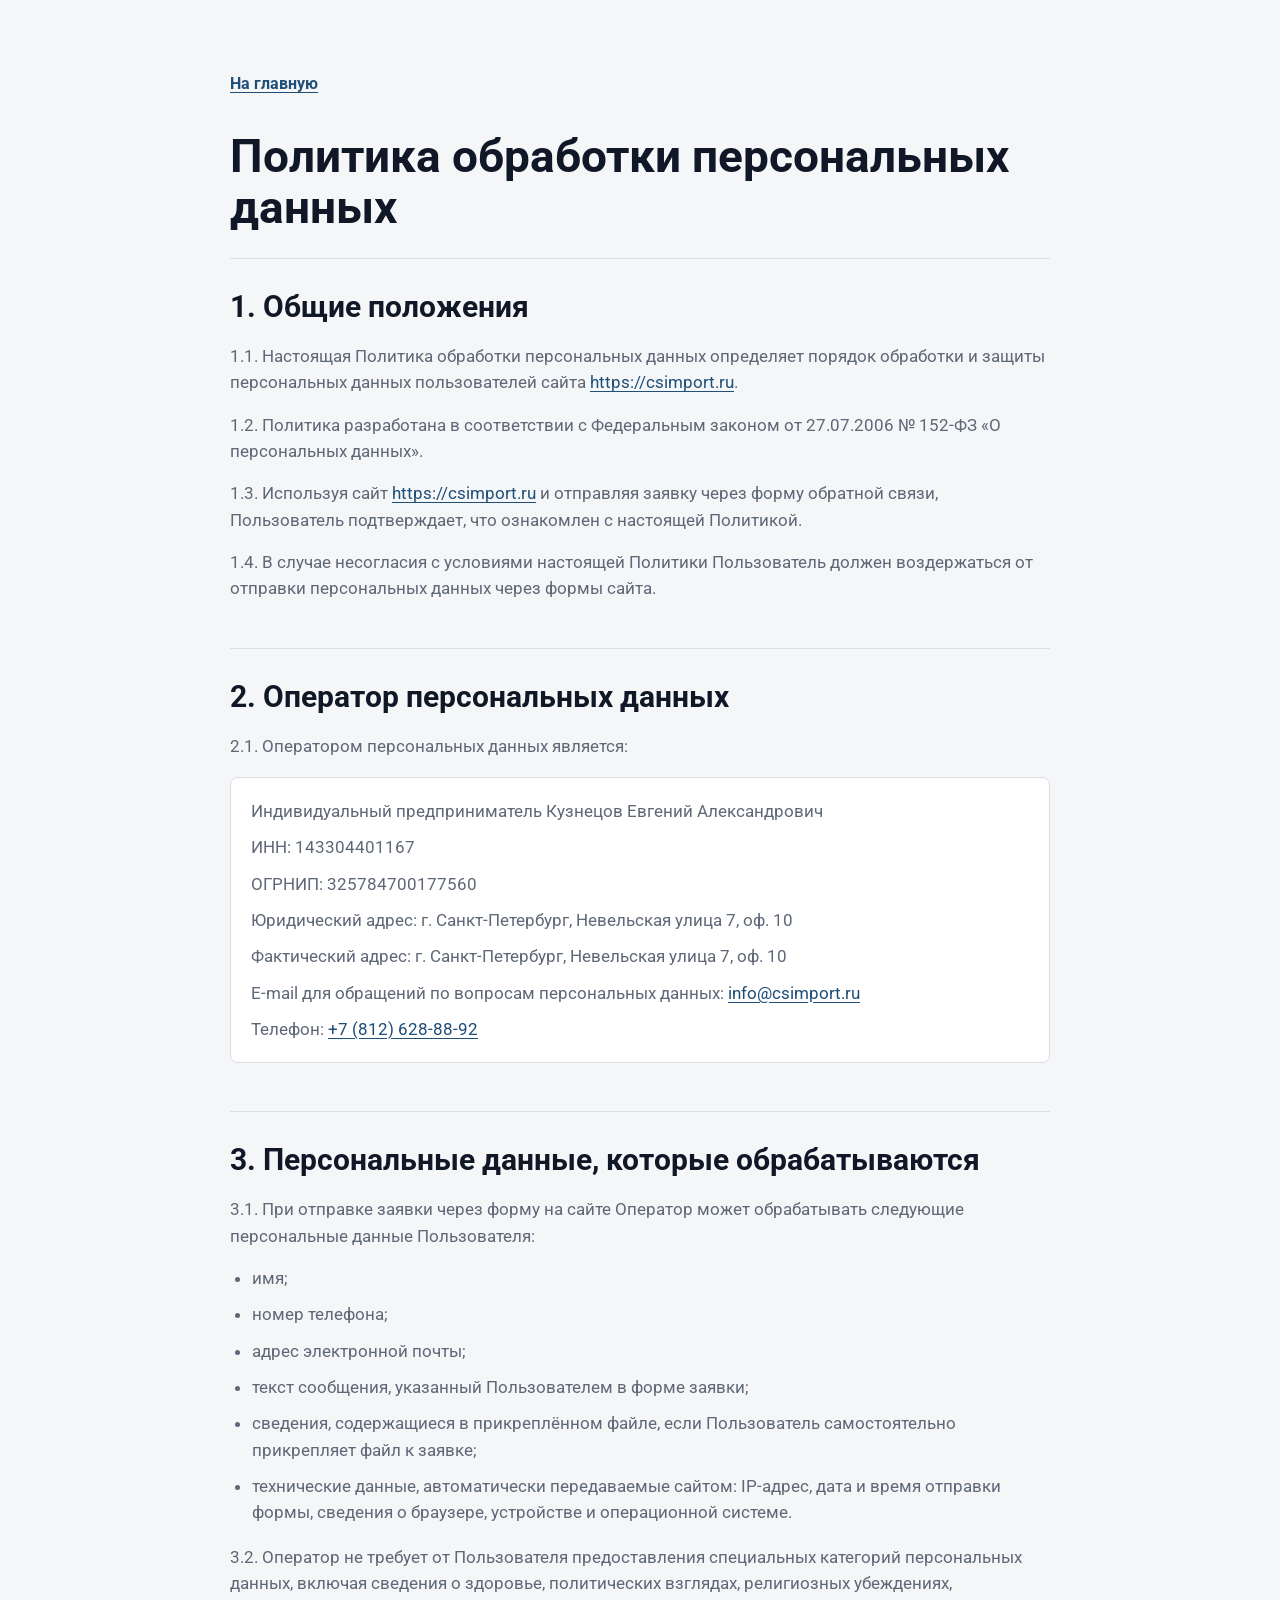
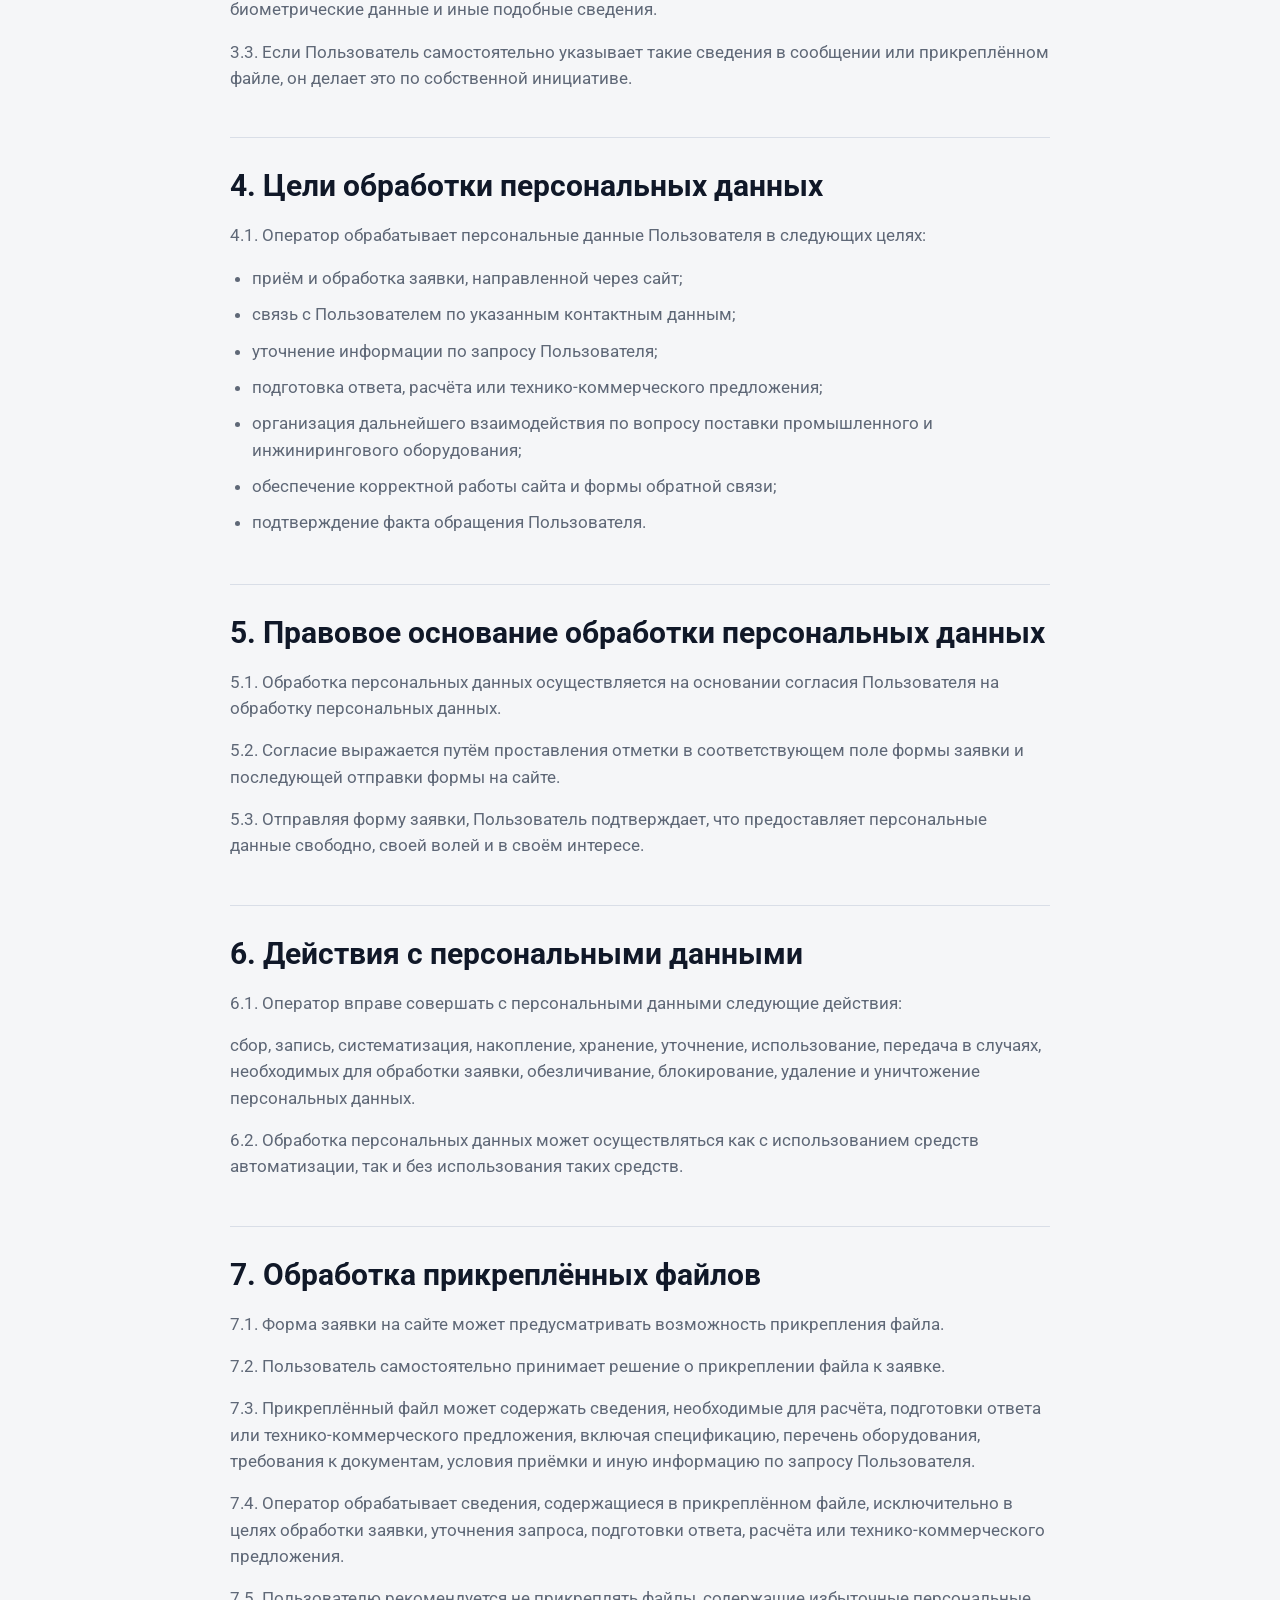
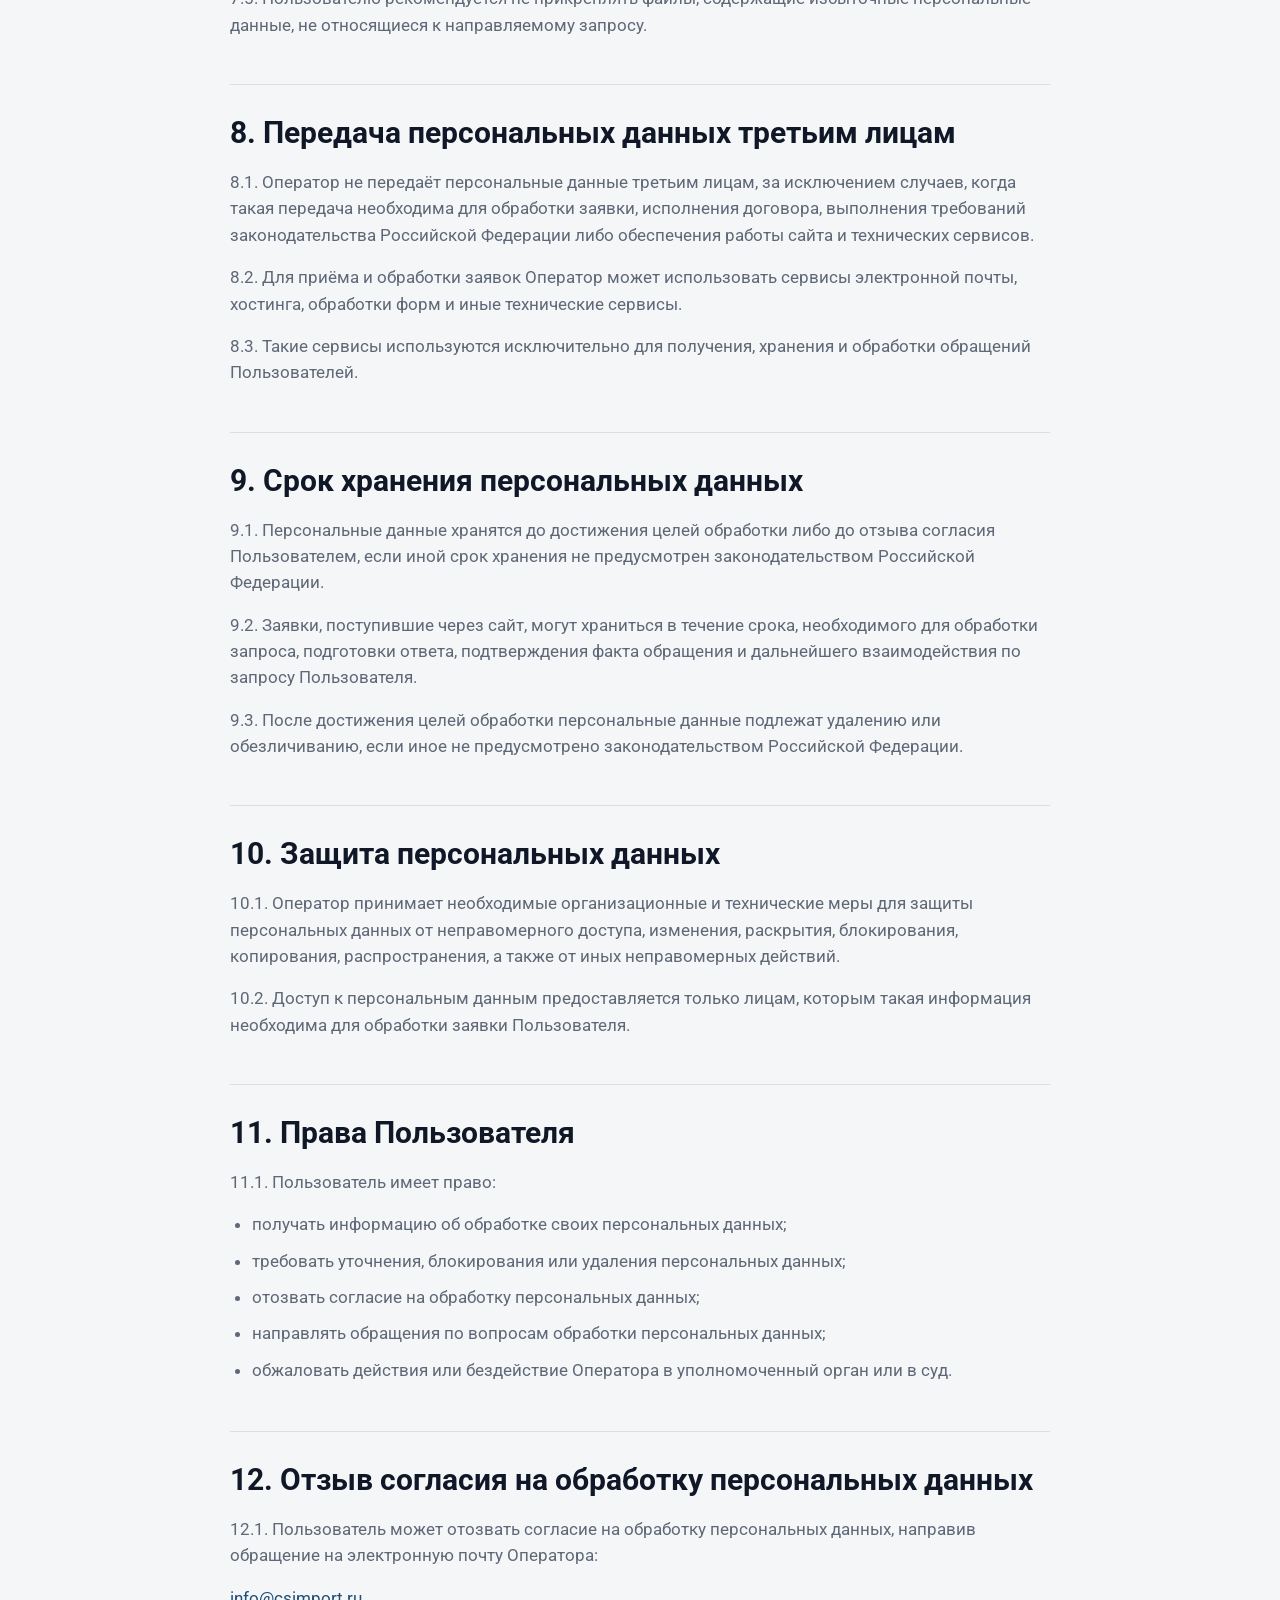
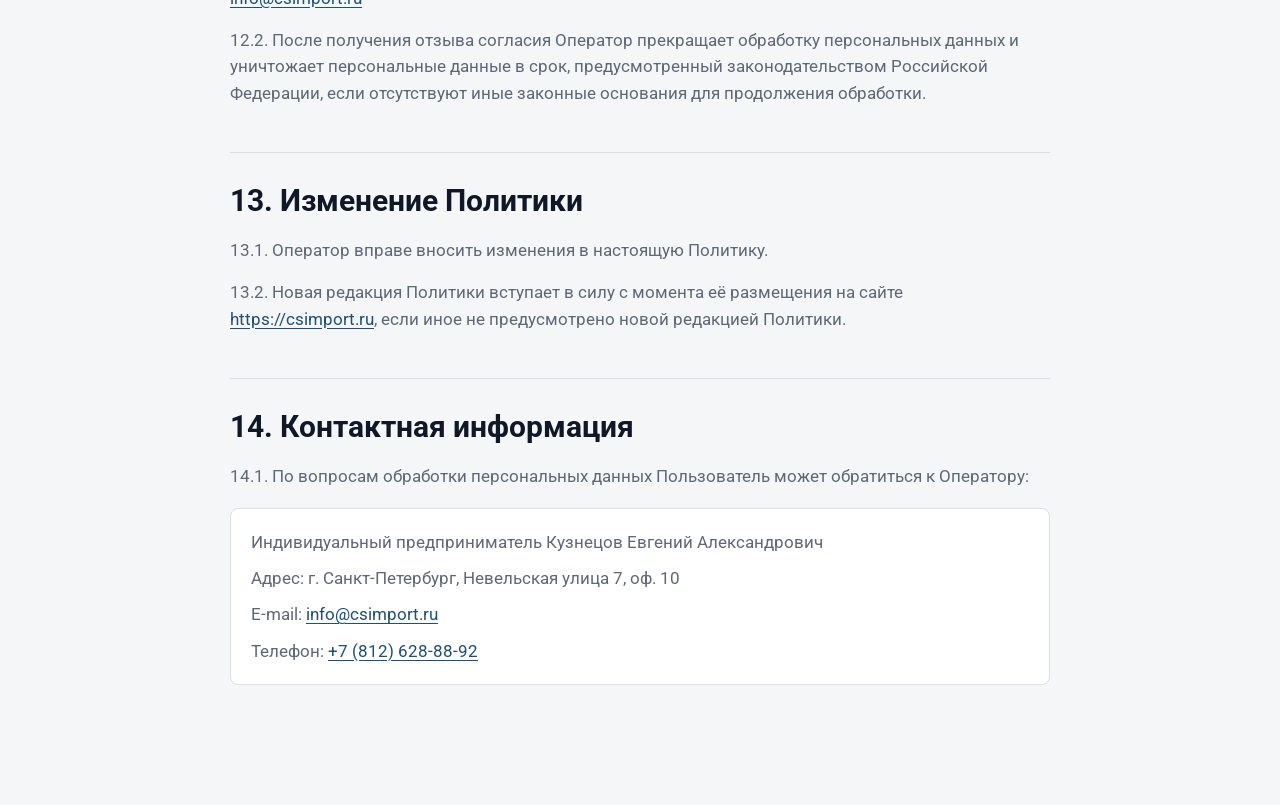
<file: privacy-policy.html>
<!DOCTYPE html>
<html lang="ru">
<head>
  <meta charset="UTF-8" />
  <meta name="viewport" content="width=device-width, initial-scale=1.0" />
  <title>Политика обработки персональных данных — ЦПИ</title>
  <link rel="stylesheet" href="./css/style.css">
  <link rel="stylesheet" href="./css/media.css">
</head>
<body>
  <main class="text-page">
    <div class="container text-page__inner">
      <a class="text-page__back" href="./index.html">На главную</a>
      <h1>Политика обработки персональных данных</h1>

      <section class="text-section">
        <h2>1. Общие положения</h2>
        <p>1.1. Настоящая Политика обработки персональных данных определяет порядок обработки и защиты персональных данных пользователей сайта <a href="https://csimport.ru">https://csimport.ru</a>.</p>
        <p>1.2. Политика разработана в соответствии с Федеральным законом от 27.07.2006 № 152-ФЗ «О персональных данных».</p>
        <p>1.3. Используя сайт <a href="https://csimport.ru">https://csimport.ru</a> и отправляя заявку через форму обратной связи, Пользователь подтверждает, что ознакомлен с настоящей Политикой.</p>
        <p>1.4. В случае несогласия с условиями настоящей Политики Пользователь должен воздержаться от отправки персональных данных через формы сайта.</p>
      </section>

      <section class="text-section">
        <h2>2. Оператор персональных данных</h2>
        <p>2.1. Оператором персональных данных является:</p>
        <div class="text-details">
          <p>Индивидуальный предприниматель Кузнецов Евгений Александрович</p>
          <p>ИНН: 143304401167</p>
          <p>ОГРНИП: 325784700177560</p>
          <p>Юридический адрес: г. Санкт-Петербург, Невельская улица 7, оф. 10</p>
          <p>Фактический адрес: г. Санкт-Петербург, Невельская улица 7, оф. 10</p>
          <p>E-mail для обращений по вопросам персональных данных: <a href="mailto:info@csimport.ru">info@csimport.ru</a></p>
          <p>Телефон: <a href="tel:+78126288892">+7 (812) 628-88-92</a></p>
        </div>
      </section>

      <section class="text-section">
        <h2>3. Персональные данные, которые обрабатываются</h2>
        <p>3.1. При отправке заявки через форму на сайте Оператор может обрабатывать следующие персональные данные Пользователя:</p>
        <ul>
          <li>имя;</li>
          <li>номер телефона;</li>
          <li>адрес электронной почты;</li>
          <li>текст сообщения, указанный Пользователем в форме заявки;</li>
          <li>сведения, содержащиеся в прикреплённом файле, если Пользователь самостоятельно прикрепляет файл к заявке;</li>
          <li>технические данные, автоматически передаваемые сайтом: IP-адрес, дата и время отправки формы, сведения о браузере, устройстве и операционной системе.</li>
        </ul>
        <p>3.2. Оператор не требует от Пользователя предоставления специальных категорий персональных данных, включая сведения о здоровье, политических взглядах, религиозных убеждениях, биометрические данные и иные подобные сведения.</p>
        <p>3.3. Если Пользователь самостоятельно указывает такие сведения в сообщении или прикреплённом файле, он делает это по собственной инициативе.</p>
      </section>

      <section class="text-section">
        <h2>4. Цели обработки персональных данных</h2>
        <p>4.1. Оператор обрабатывает персональные данные Пользователя в следующих целях:</p>
        <ul>
          <li>приём и обработка заявки, направленной через сайт;</li>
          <li>связь с Пользователем по указанным контактным данным;</li>
          <li>уточнение информации по запросу Пользователя;</li>
          <li>подготовка ответа, расчёта или технико-коммерческого предложения;</li>
          <li>организация дальнейшего взаимодействия по вопросу поставки промышленного и инжинирингового оборудования;</li>
          <li>обеспечение корректной работы сайта и формы обратной связи;</li>
          <li>подтверждение факта обращения Пользователя.</li>
        </ul>
      </section>

      <section class="text-section">
        <h2>5. Правовое основание обработки персональных данных</h2>
        <p>5.1. Обработка персональных данных осуществляется на основании согласия Пользователя на обработку персональных данных.</p>
        <p>5.2. Согласие выражается путём проставления отметки в соответствующем поле формы заявки и последующей отправки формы на сайте.</p>
        <p>5.3. Отправляя форму заявки, Пользователь подтверждает, что предоставляет персональные данные свободно, своей волей и в своём интересе.</p>
      </section>

      <section class="text-section">
        <h2>6. Действия с персональными данными</h2>
        <p>6.1. Оператор вправе совершать с персональными данными следующие действия:</p>
        <p>сбор, запись, систематизация, накопление, хранение, уточнение, использование, передача в случаях, необходимых для обработки заявки, обезличивание, блокирование, удаление и уничтожение персональных данных.</p>
        <p>6.2. Обработка персональных данных может осуществляться как с использованием средств автоматизации, так и без использования таких средств.</p>
      </section>

      <section class="text-section">
        <h2>7. Обработка прикреплённых файлов</h2>
        <p>7.1. Форма заявки на сайте может предусматривать возможность прикрепления файла.</p>
        <p>7.2. Пользователь самостоятельно принимает решение о прикреплении файла к заявке.</p>
        <p>7.3. Прикреплённый файл может содержать сведения, необходимые для расчёта, подготовки ответа или технико-коммерческого предложения, включая спецификацию, перечень оборудования, требования к документам, условия приёмки и иную информацию по запросу Пользователя.</p>
        <p>7.4. Оператор обрабатывает сведения, содержащиеся в прикреплённом файле, исключительно в целях обработки заявки, уточнения запроса, подготовки ответа, расчёта или технико-коммерческого предложения.</p>
        <p>7.5. Пользователю рекомендуется не прикреплять файлы, содержащие избыточные персональные данные, не относящиеся к направляемому запросу.</p>
      </section>

      <section class="text-section">
        <h2>8. Передача персональных данных третьим лицам</h2>
        <p>8.1. Оператор не передаёт персональные данные третьим лицам, за исключением случаев, когда такая передача необходима для обработки заявки, исполнения договора, выполнения требований законодательства Российской Федерации либо обеспечения работы сайта и технических сервисов.</p>
        <p>8.2. Для приёма и обработки заявок Оператор может использовать сервисы электронной почты, хостинга, обработки форм и иные технические сервисы.</p>
        <p>8.3. Такие сервисы используются исключительно для получения, хранения и обработки обращений Пользователей.</p>
      </section>

      <section class="text-section">
        <h2>9. Срок хранения персональных данных</h2>
        <p>9.1. Персональные данные хранятся до достижения целей обработки либо до отзыва согласия Пользователем, если иной срок хранения не предусмотрен законодательством Российской Федерации.</p>
        <p>9.2. Заявки, поступившие через сайт, могут храниться в течение срока, необходимого для обработки запроса, подготовки ответа, подтверждения факта обращения и дальнейшего взаимодействия по запросу Пользователя.</p>
        <p>9.3. После достижения целей обработки персональные данные подлежат удалению или обезличиванию, если иное не предусмотрено законодательством Российской Федерации.</p>
      </section>

      <section class="text-section">
        <h2>10. Защита персональных данных</h2>
        <p>10.1. Оператор принимает необходимые организационные и технические меры для защиты персональных данных от неправомерного доступа, изменения, раскрытия, блокирования, копирования, распространения, а также от иных неправомерных действий.</p>
        <p>10.2. Доступ к персональным данным предоставляется только лицам, которым такая информация необходима для обработки заявки Пользователя.</p>
      </section>

      <section class="text-section">
        <h2>11. Права Пользователя</h2>
        <p>11.1. Пользователь имеет право:</p>
        <ul>
          <li>получать информацию об обработке своих персональных данных;</li>
          <li>требовать уточнения, блокирования или удаления персональных данных;</li>
          <li>отозвать согласие на обработку персональных данных;</li>
          <li>направлять обращения по вопросам обработки персональных данных;</li>
          <li>обжаловать действия или бездействие Оператора в уполномоченный орган или в суд.</li>
        </ul>
      </section>

      <section class="text-section">
        <h2>12. Отзыв согласия на обработку персональных данных</h2>
        <p>12.1. Пользователь может отозвать согласие на обработку персональных данных, направив обращение на электронную почту Оператора:</p>
        <p><a href="mailto:info@csimport.ru">info@csimport.ru</a></p>
        <p>12.2. После получения отзыва согласия Оператор прекращает обработку персональных данных и уничтожает персональные данные в срок, предусмотренный законодательством Российской Федерации, если отсутствуют иные законные основания для продолжения обработки.</p>
      </section>

      <section class="text-section">
        <h2>13. Изменение Политики</h2>
        <p>13.1. Оператор вправе вносить изменения в настоящую Политику.</p>
        <p>13.2. Новая редакция Политики вступает в силу с момента её размещения на сайте <a href="https://csimport.ru">https://csimport.ru</a>, если иное не предусмотрено новой редакцией Политики.</p>
      </section>

      <section class="text-section">
        <h2>14. Контактная информация</h2>
        <p>14.1. По вопросам обработки персональных данных Пользователь может обратиться к Оператору:</p>
        <div class="text-details">
          <p>Индивидуальный предприниматель Кузнецов Евгений Александрович</p>
          <p>Адрес: г. Санкт-Петербург, Невельская улица 7, оф. 10</p>
          <p>E-mail: <a href="mailto:info@csimport.ru">info@csimport.ru</a></p>
          <p>Телефон: <a href="tel:+78126288892">+7 (812) 628-88-92</a></p>
        </div>
      </section>
    </div>
  </main>
</body>
</html>
</file>
<file: css/style.css>
@import url("https://fonts.googleapis.com/css2?family=Roboto:wght@400;500;700;900&display=swap");

:root {
    --bg: #f5f6f8;
    --paper: #ffffff;
    --text: #101828;
    --muted: #5f6877;
    --line: #d9dee7;
    --dark: #0f172a;
    --blue: #1f4e79;
    --blue-dark: #163a5b;
    --soft: #eef1f5;
    --green: #3b6256;
}

* {
    box-sizing: border-box;
    margin: 0;
    padding: 0;
}

html {
    scroll-behavior: smooth;
    scroll-padding-top: 72px;
}

body {
    font-family: "Roboto", Arial, Helvetica, sans-serif;
    background: var(--bg);
    color: var(--text);
    line-height: 1.55;
}

body.is-locked {
    overflow: hidden;
}

a {
    color: inherit;
    text-decoration: none;
}

img {
    display: block;
    width: 100%;
    height: 100%;
    object-fit: cover;
}

.container {
    width: min(1160px, calc(100% - 40px));
    margin: 0 auto;
}

.header {
    position: fixed;
    top: 0;
    left: 0;
    width: 100%;
    z-index: 20;
    background: rgba(245, 246, 248, 0.92);
    backdrop-filter: blur(14px);
    border-bottom: 1px solid var(--line);
}

main {
    padding-top: 72px;
}

.header__inner {
    min-height: 72px;
    display: flex;
    align-items: center;
    justify-content: space-between;
    gap: 24px;
}

.logo {
    position: relative;
    z-index: 31;
    display: flex;
    align-items: center;
    gap: 12px;
    font-weight: 700;
    letter-spacing: 0;
}

.logo__mark {
    flex: 0 0 68px;
    width: 225px;
    object-fit: contain;
    border-radius: 0;
}

.nav {
    display: flex;
    align-items: center;
    gap: 28px;
    color: var(--muted);
    font-size: 15px;
}

.nav a:hover {
    color: var(--text);
}

.nav__button {
    min-height: 38px;
    padding: 0 16px;
    border: 0;
    border-radius: 7px;
    background: var(--blue);
    color: #fff;
    font: inherit;
    font-weight: 700;
    cursor: pointer;
    transition: 0.2s ease;
}

.nav__button:hover {
    background: var(--blue-dark);
}

.menu-toggle {
    display: none;
    position: relative;
    z-index: 31;
    width: 46px;
    height: 46px;
    border: 0;
    background: transparent;
    cursor: pointer;
}

.menu-toggle span {
    position: absolute;
    left: 8px;
    width: 30px;
    height: 3px;
    border-radius: 999px;
    background: var(--text);
    transition: transform 0.25s ease, opacity 0.2s ease, top 0.25s ease;
}

.menu-toggle span:nth-child(1) {
    top: 13px;
}

.menu-toggle span:nth-child(2) {
    top: 22px;
}

.menu-toggle span:nth-child(3) {
    top: 31px;
}

.menu-toggle.is-open span:nth-child(1) {
    top: 22px;
    transform: rotate(45deg);
}

.menu-toggle.is-open span:nth-child(2) {
    opacity: 0;
}

.menu-toggle.is-open span:nth-child(3) {
    top: 22px;
    transform: rotate(-45deg);
}

.button {
    display: inline-flex;
    align-items: center;
    justify-content: center;
    min-height: 48px;
    padding: 0 24px;
    border: 0;
    border-radius: 7px;
    background: var(--blue);
    color: #fff;
    font-size: 15px;
    font-weight: 700;
    cursor: pointer;
    transition: 0.2s ease;
}

.button:hover {
    background: var(--blue-dark);
}

.button--secondary {
    background: #fff;
    color: var(--text);
    border: 1px solid var(--line);
}

.button--secondary:hover {
    background: var(--soft);
}

.button--compact {
    min-width: 180px;
}

.hero {
    min-height: calc(100vh - 72px);
    display: grid;
    align-items: stretch;
    border-bottom: 1px solid var(--line);
    background:
        linear-gradient(90deg, rgba(15, 23, 42, 0.92) 0%, rgba(15, 23, 42, 0.74) 45%, rgba(15, 23, 42, 0.38) 100%),
        url("../image/headerPhoto.jpg") center / cover no-repeat;
    color: #fff;
}

.hero__grid {
    width: min(1160px, calc(100% - 40px));
    margin: 0 auto;
    display: grid;
    grid-template-columns: 1fr;
    min-height: calc(100vh - 72px);
}

.hero__content {
    display: flex;
    flex-direction: column;
    justify-content: center;
    padding: 80px 0;
}

.hero h1 {
    max-width: 1120px;
    font-size: clamp(34px, 4.2vw, 56px);
    line-height: 1.08;
    letter-spacing: 0;
    margin-bottom: 24px;
}

.hero__text {
    max-width: 760px;
    color: #d3d8e2;
    font-size: 19px;
    margin-bottom: 34px;
}

.hero__actions {
    display: flex;
    align-items: center;
    gap: 14px;
    flex-wrap: wrap;
}

.hero__facts {
    margin-top: 44px;
    display: grid;
    grid-template-columns: repeat(3, 1fr);
    gap: 18px;
    align-items: center;
    max-width: 100%;
    border-top: 1px solid rgba(255, 255, 255, 0.16);
    padding-top: 24px;
}

.hero__fact strong {
    display: block;
    font-size: 22px;
    margin-bottom: 4px;
}

.hero__fact {
    display: flex;
    gap: 16px;
    align-items: center;
}

.hero__fact i {
    flex: 0 0 44px;
    width: 44px;
    color: #d8e8f7;
    font-size: 32px;
    line-height: 1;
    text-align: center;
}

.hero__fact span {
    color: #aeb7c7;
    font-size: 14px;
}

.section {
    padding: 92px 0;
}

.section h2 {
    max-width: 790px;
    font-size: clamp(30px, 4vw, 48px);
    line-height: 1.1;
    letter-spacing: 0;
    margin-bottom: 22px;
}

.section__lead {
    max-width: 820px;
    color: var(--muted);
    font-size: 18px;
    margin-bottom: 42px;
}

.section__head {
    display: flex;
    align-items: flex-start;
    justify-content: space-between;
    gap: 32px;
}

.service {
    display: grid;
    grid-template-columns: minmax(0, 1fr) minmax(380px, 0.82fr);
    gap: 56px;
    align-items: stretch;
}

.service__text {
    display: grid;
    gap: 24px;
}

.service__lead {
    margin-bottom: 0;
}

.service__block {
    padding-top: 0;
}

.service__block p,
.service__block li {
    color: var(--muted);
    font-size: 16px;
}

.service__list {
    list-style: none;
    display: grid;
    gap: 14px;
    padding-bottom: 24px;
    border-bottom: 1px solid var(--line);
}

.service__list li {
    display: flex;
    align-items: flex-start;
    gap: 12px;
}

.service__list i {
    flex: 0 0 22px;
    display: grid;
    place-items: center;
    width: 22px;
    height: 22px;
    margin-top: 1px;
    border-radius: 6px;
    background: var(--blue);
    color: #fff;
    font-size: 11px;
}

.service__summary {
    margin-top: 22px;
    padding: 18px 20px;
    border: 1px solid var(--line);
    border-radius: 8px;
    background: #eef1f5;
    color: var(--text);
    font-weight: 600;
}

.service__image {
    height: 100%;
    min-height: 100%;
    border-radius: 8px;
    overflow: hidden;
    border: 1px solid var(--line);
    background: var(--soft);
}

.service__image picture {
    display: block;
    width: 100%;
    height: 100%;
}

.benefits {
    background: #fff;
    border-top: 1px solid var(--line);
}

.benefits__grid {
    display: grid;
    grid-template-columns: repeat(3, 1fr);
    gap: 18px;
}

.benefits__actions {
    margin-top: 28px;
}

.benefit {
    min-height: 200px;
    padding: 22px;
    border: 1px solid var(--line);
    border-radius: 8px;
    background: #fbfcfe;
}

.benefit__number {
    display: inline-block;
    color: #9aa4b2;
    font-size: 28px;
    font-weight: 800;
    line-height: 1;
    margin-bottom: 16px;
}

.benefit h3 {
    font-size: 20px;
    line-height: 1.25;
    margin-bottom: 8px;
}

.benefit p {
    color: var(--muted);
    font-size: 15px;
}

.workflow {
    background: #fff;
    border-top: 1px solid var(--line);
    border-bottom: 1px solid var(--line);
}

.workflow__grid {
    display: grid;
    grid-template-columns: minmax(360px, 0.9fr) minmax(0, 1fr);
    gap: 52px;
    align-items: stretch;
}

.workflow__image {
    position: relative;
    height: clamp(460px, 42vw, 520px);
    min-height: 0;
    border-radius: 8px;
    overflow: hidden;
    border: 1px solid var(--line);
    background: var(--soft);
}

.workflow__image img {
    height: 100%;
    object-fit: cover;
}

.workflow__image picture {
    display: block;
    width: 100%;
    height: 100%;
}

.workflow__image::after {
    content: "";
    position: absolute;
    inset: 0;
    background: linear-gradient(180deg, rgba(15, 23, 42, 0.08), rgba(15, 23, 42, 0.28));
}

.workflow__content {
    display: flex;
    flex-direction: column;
    justify-content: center;
}

.steps {
    position: relative;
    display: grid;
    gap: 0;
}

.steps::before {
    content: "";
    position: absolute;
    left: 20px;
    top: 42px;
    bottom: 42px;
    width: 1px;
    background: var(--line);
}

.step {
    position: relative;
    display: grid;
    grid-template-columns: 42px 1fr;
    gap: 18px;
    padding: 16px 0;
}

.step__number {
    width: 42px;
    height: 42px;
    display: grid;
    place-items: center;
    border-radius: 50%;
    background: var(--dark);
    color: #fff;
    font-weight: 700;
    position: relative;
    z-index: 1;
}

.step__title {
    font-size: 18px;
    font-weight: 700;
    margin-bottom: 5px;
    letter-spacing: 0;
}

.step__text {
    color: var(--muted);
    font-size: 15px;
}

.workflow__summary {
    margin-top: 22px;
    padding-top: 22px;
    border-top: 1px solid var(--line);
    color: var(--text);
    font-size: 16px;
    font-weight: 600;
}

.request {
    background: var(--dark);
    color: #fff;
    padding: 92px 0;
}

.request__grid {
    display: grid;
    grid-template-columns: minmax(0, 0.92fr) minmax(360px, 0.78fr);
    gap: 56px;
    align-items: start;
}

.request h2 {
    max-width: 680px;
    font-size: clamp(30px, 4vw, 48px);
    line-height: 1.1;
    letter-spacing: 0;
    margin-bottom: 20px;
}

.request__text {
    color: #c8d0dd;
    font-size: 18px;
    max-width: 620px;
}

.contacts {
    margin-top: 38px;
    display: grid;
    gap: 18px;
    color: #c8d0dd;
    font-size: 16px;
    border-top: 1px solid rgba(255, 255, 255, 0.16);
    padding-top: 28px;
}

.contacts strong {
    display: block;
    color: #fff;
    margin-bottom: 4px;
}

.form {
    background: #fff;
    color: var(--text);
    border-radius: 8px;
    padding: 28px;
    animation: formFadeIn 0.45s ease both;
}

.form__title {
    font-size: 25px;
    line-height: 1.2;
    font-weight: 700;
    letter-spacing: 0;
    margin-bottom: 8px;
}

.form__text {
    color: var(--muted);
    font-size: 15px;
    margin-bottom: 18px;
}

.form__grid {
    display: grid;
    gap: 13px;
}

.field label {
    display: block;
    font-size: 14px;
    font-weight: 700;
    margin-bottom: 6px;
}

.field input {
    width: 100%;
    border: 1px solid var(--line);
    border-radius: 7px;
    padding: 12px 13px;
    font: inherit;
    color: var(--text);
    background: #fbfcfe;
    outline: none;
    transition: 0.2s ease;
}

.field__note {
    display: block;
    margin-top: 6px;
    color: var(--muted);
    font-size: 12px;
}

.file-upload {
    display: grid;
    gap: 8px;
    width: 100%;
    min-height: 62px;
    padding: 8px;
    border: 1px solid var(--line);
    border-radius: 7px;
    background: #fbfcfe;
    cursor: pointer;
    transition: 0.2s ease;
}

.file-upload__top {
    display: flex;
    align-items: center;
    justify-content: space-between;
    gap: 12px;
    min-width: 0;
}

.file-upload input {
    position: absolute;
    width: 1px;
    height: 1px;
    opacity: 0;
    pointer-events: none;
}

.file-upload__button {
    flex: 0 0 auto;
    padding: 8px 12px;
    border-radius: 6px;
    background: var(--soft);
    color: var(--text);
    font-size: 13px;
    font-weight: 700;
}

.file-upload__name {
    display: block;
    min-width: 0;
    max-width: 100%;
    overflow: hidden;
    color: var(--muted);
    font-size: 13px;
    text-overflow: ellipsis;
    white-space: nowrap;
}

.file-upload__clear {
    display: none;
    flex: 0 0 18px;
    width: 18px;
    height: 18px;
    place-items: center;
    border: 0;
    background: transparent;
    color: #3b6256;
    cursor: pointer;
    font-size: 16px;
}

.file-upload__clear:hover {
    color: #3b6256;
}

.file-upload.is-selected {
    border-color: #3b6256;
    background: #eef7f3;
    box-shadow: 0 0 0 4px rgba(59, 98, 86, 0.12);
}

.file-upload.is-selected .file-upload__button {
    background: #3b6256;
    color: #fff;
}

.file-upload.is-selected .file-upload__name {
    color: var(--text);
    font-weight: 600;
}

.file-upload.is-selected .file-upload__clear {
    display: grid;
}

.field textarea {
    width: 100%;
    border: 1px solid var(--line);
    border-radius: 7px;
    padding: 12px 13px;
    font: inherit;
    color: var(--text);
    background: #fbfcfe;
    outline: none;
    min-height: 96px;
    max-height: 140px;
    resize: vertical;
}

.field--hidden {
    position: absolute;
    left: -9999px;
    width: 1px;
    height: 1px;
    overflow: hidden;
}

.field input:focus,
.field textarea:focus {
    border-color: var(--blue);
    background: #fff;
    box-shadow: 0 0 0 4px rgba(31, 78, 121, 0.12);
}

.checkbox {
    display: flex;
    align-items: flex-start;
    gap: 10px;
    color: var(--muted);
    font-size: 13px;
    line-height: 1.45;
}

.checkbox input {
    flex: 0 0 18px;
    width: 18px;
    height: 18px;
    margin-top: 1px;
    accent-color: var(--blue);
}

.checkbox a {
    color: var(--blue);
    font-weight: 700;
    text-underline-offset: 3px;
}

.form .button {
    width: 100%;
    margin-top: 4px;
}

.form .button:disabled {
    cursor: wait;
    opacity: 0.72;
}

.form__hint {
    margin-top: -2px;
    color: var(--muted);
    font-size: 13px;
}

.form__status {
    margin: 0;
    color: var(--green);
    font-size: 14px;
    font-weight: 700;
}

.form__status:empty {
    display: none;
}

.form__status:not(:empty) {
    display: block;
    margin-bottom: 2px;
}

.form__status[data-type="error"] {
    color: #b42318;
}

.modal {
    position: fixed;
    inset: 0;
    z-index: 50;
    display: flex;
    align-items: center;
    justify-content: center;
    padding: 24px;
    opacity: 0;
    visibility: hidden;
    pointer-events: none;
    transition: opacity 0.28s ease, visibility 0.28s ease;
}

.modal.is-open {
    opacity: 1;
    visibility: visible;
    pointer-events: auto;
}

.modal.is-open .form {
    animation: formModalIn 0.3s ease both;
}

.modal__overlay {
    position: absolute;
    inset: 0;
    background: rgba(11, 18, 32, 0.68);
    opacity: 0;
    transition: opacity 0.28s ease;
}

.modal.is-open .modal__overlay {
    opacity: 1;
}

.modal__dialog {
    position: relative;
    width: min(560px, 100%);
    max-height: calc(100vh - 48px);
    overflow: auto;
    box-shadow: 0 24px 70px rgba(0, 0, 0, 0.28);
}

.modal__close {
    position: absolute;
    top: 14px;
    right: 14px;
    z-index: 1;
    width: 36px;
    height: 36px;
    border: 1px solid var(--line);
    border-radius: 50%;
    background: #fff;
    color: var(--text);
    font-size: 24px;
    line-height: 1;
    cursor: pointer;
}

.footer {
    padding: 24px 0;
    background: #0b1220;
    color: #99a3b3;
    font-size: 14px;
}

.footer__inner {
    display: grid;
    grid-template-columns: 1fr auto;
    align-items: center;
    gap: 16px;
}

.footer__copy {
    display: grid;
    gap: 4px;
}

.footer__tagline {
    color: #7f8998;
}

.footer a {
    justify-self: end;
    color: #c8d0dd;
    text-decoration: underline;
    text-underline-offset: 3px;
}

.footer a:hover {
    color: #fff;
}

.text-page {
    min-height: 100vh;
    padding: 72px 0;
    background: var(--bg);
}

.text-page__inner {
    max-width: 820px;
}

.text-page__back {
    display: inline-block;
    margin-bottom: 34px;
    color: var(--blue);
    font-weight: 700;
}

.text-page h1 {
    margin-bottom: 24px;
    font-size: clamp(30px, 4vw, 46px);
    line-height: 1.12;
}

.text-page p {
    margin-bottom: 16px;
    color: var(--muted);
    font-size: 17px;
}

.text-page a {
    color: var(--blue);
    text-decoration: underline;
    text-underline-offset: 3px;
}

.text-section {
    padding: 30px 0;
    border-top: 1px solid var(--line);
}

.text-section h2 {
    margin-bottom: 18px;
    color: var(--text);
    font-size: clamp(22px, 3vw, 30px);
    line-height: 1.2;
}

.text-section ul {
    display: grid;
    gap: 10px;
    margin: 0 0 18px;
    padding-left: 22px;
    color: var(--muted);
    font-size: 17px;
}

.text-details {
    margin: 18px 0;
    padding: 20px;
    border: 1px solid var(--line);
    border-radius: 8px;
    background: #fff;
}

.text-details p {
    margin-bottom: 10px;
}

.text-details p:last-child {
    margin-bottom: 0;
}

@keyframes formFadeIn {
    from {
        opacity: 0;
        transform: translateY(12px);
    }

    to {
        opacity: 1;
        transform: translateY(0);
    }
}

@keyframes formModalIn {
    from {
        opacity: 0;
        transform: translateY(14px) scale(0.98);
    }

    to {
        opacity: 1;
        transform: translateY(0) scale(1);
    }
}
</file>
<file: css/media.css>
@media (max-width: 980px) {

    .service,
    .benefits__grid,
    .workflow__grid,
    .request__grid {
        grid-template-columns: 1fr;
    }

    .section__head {
        display: grid;
    }

    .hero__content {
        padding: 72px 0;
    }

    .service__image,
    .workflow__image {
        height: 380px;
    }

    .workflow__content {
        order: 2;
    }

    .benefits__actions {
        display: flex;
        justify-content: center;
    }

    .benefits__grid {
        grid-auto-rows: 1fr;
    }

    .benefit {
        min-height: 0;
        padding: 15px;
    }
}

@media (max-width: 850px) {
    .header {
        z-index: 40;
    }

    .logo {
        z-index: 31;
    }
    .logo__mark {
        width: 190px;
    }

    .menu-toggle {
        display: block;
    }

    .nav {
        position: fixed;
        top: 0;
        right: 0;
        bottom: auto;
        left: auto;
        z-index: 30;
        width: 100vw;
        height: 100vh;
        height: 100dvh;
        display: flex;
        flex-direction: column;
        align-items: center;
        justify-content: center;
        gap: 28px;
        padding: 96px 28px 48px;
        background: rgba(245, 246, 248, 0.98);
        color: var(--text);
        font-size: 24px;
        font-weight: 700;
        transform: translateX(100%);
        opacity: 0;
        visibility: hidden;
        transition: transform 0.34s ease, opacity 0.28s ease, visibility 0.28s ease;
    }

    .nav.is-open {
        transform: translateX(0);
        opacity: 1;
        visibility: visible;
    }

    .nav a {
        text-align: center;
    }

    .nav__button {
        min-height: 54px;
        margin-top: 8px;
        padding: 0 34px;
        font-size: 20px;
    }
}

@media (max-width: 680px) {
    html {
        scroll-padding-top: 66px;
    }

    main {
        padding-top: 66px;
    }

    .container {
        width: min(100% - 28px, 1160px);
    }

    .header__inner {
        min-height: 66px;
    }

    .hero__content {
        padding: 58px 0;
    }

    .hero__facts {
        grid-template-columns: 1fr;
    }

    .hero__actions .button {
        width: 100%;
    }

    .section,
    .request {
        padding: 68px 0;
    }

    .service__image,
    .workflow__image {
        height: 280px;
    }

    .step {
        grid-template-columns: 46px 1fr;
        gap: 14px;
    }

    .steps::before {
        left: 20px;
    }

    .form {
        padding: 22px;
    }

    .modal {
        padding: 12px;
    }

    .footer__inner {
        grid-template-columns: 1fr;
        justify-items: center;
        text-align: center;
    }

    .footer a,
    .footer__copy,
    .footer__tagline {
        justify-self: center;
    }

    .footer__copy {
        text-align: center;
    }
    
}

@media (max-width: 400px) {
    .modal {
        padding: 8px;
    }

    .modal__dialog {
        max-height: calc(100dvh - 16px);
    }

    .form {
        padding: 16px;
    }

    .form__title {
        font-size: 21px;
    }

    .form__text {
        margin-bottom: 12px;
        font-size: 13px;
    }

    .form__grid {
        gap: 10px;
    }

    .field label {
        font-size: 13px;
    }

    .field input,
    .field textarea {
        padding: 10px 11px;
        font-size: 14px;
    }

    .field textarea {
        min-height: 72px;
        max-height: 96px;
    }

    .file-upload {
        gap: 8px;
        padding: 8px;
    }

    .file-upload__top {
        gap: 8px;
    }

    .file-upload__button {
        text-align: center;
    }

    .file-upload__name {
        white-space: nowrap;
    }

    .checkbox {
        gap: 8px;
        font-size: 11px;
    }

    .form__hint,
    .field__note {
        font-size: 11px;
    }
}
</file>
